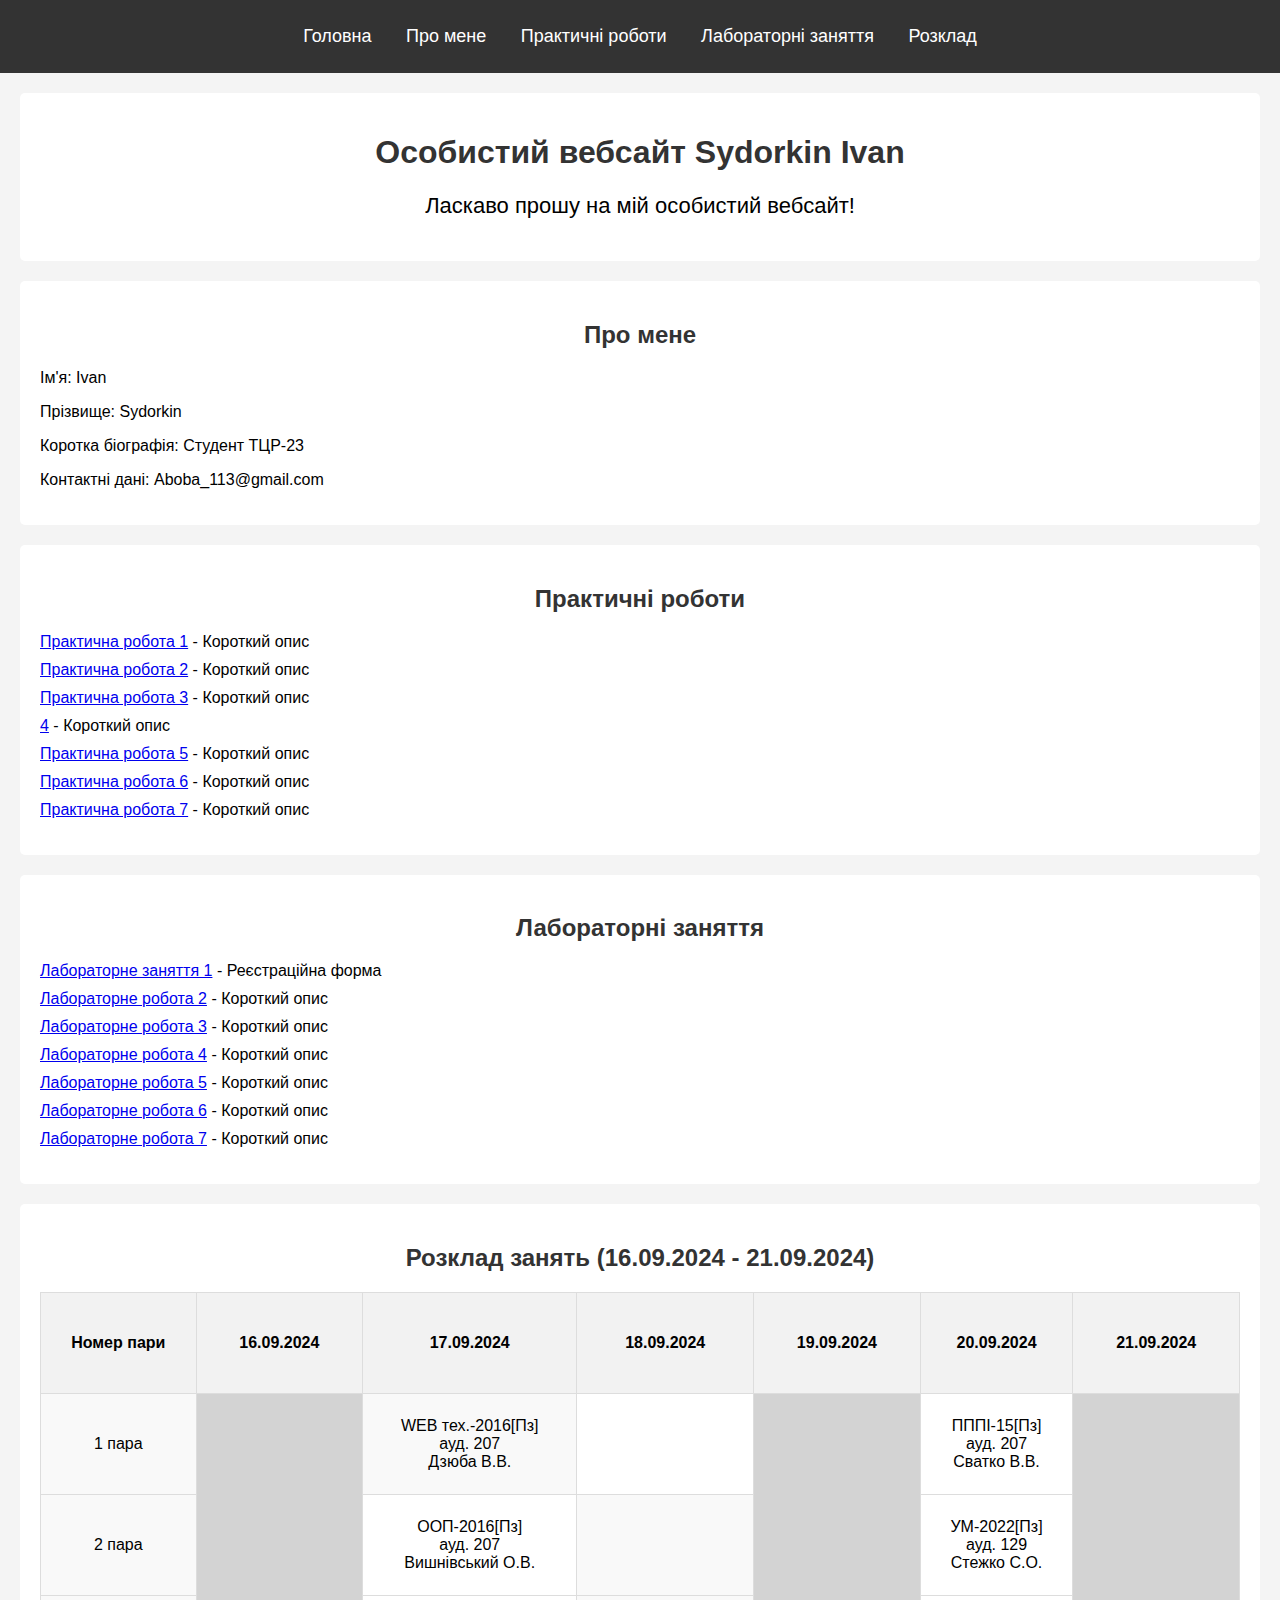
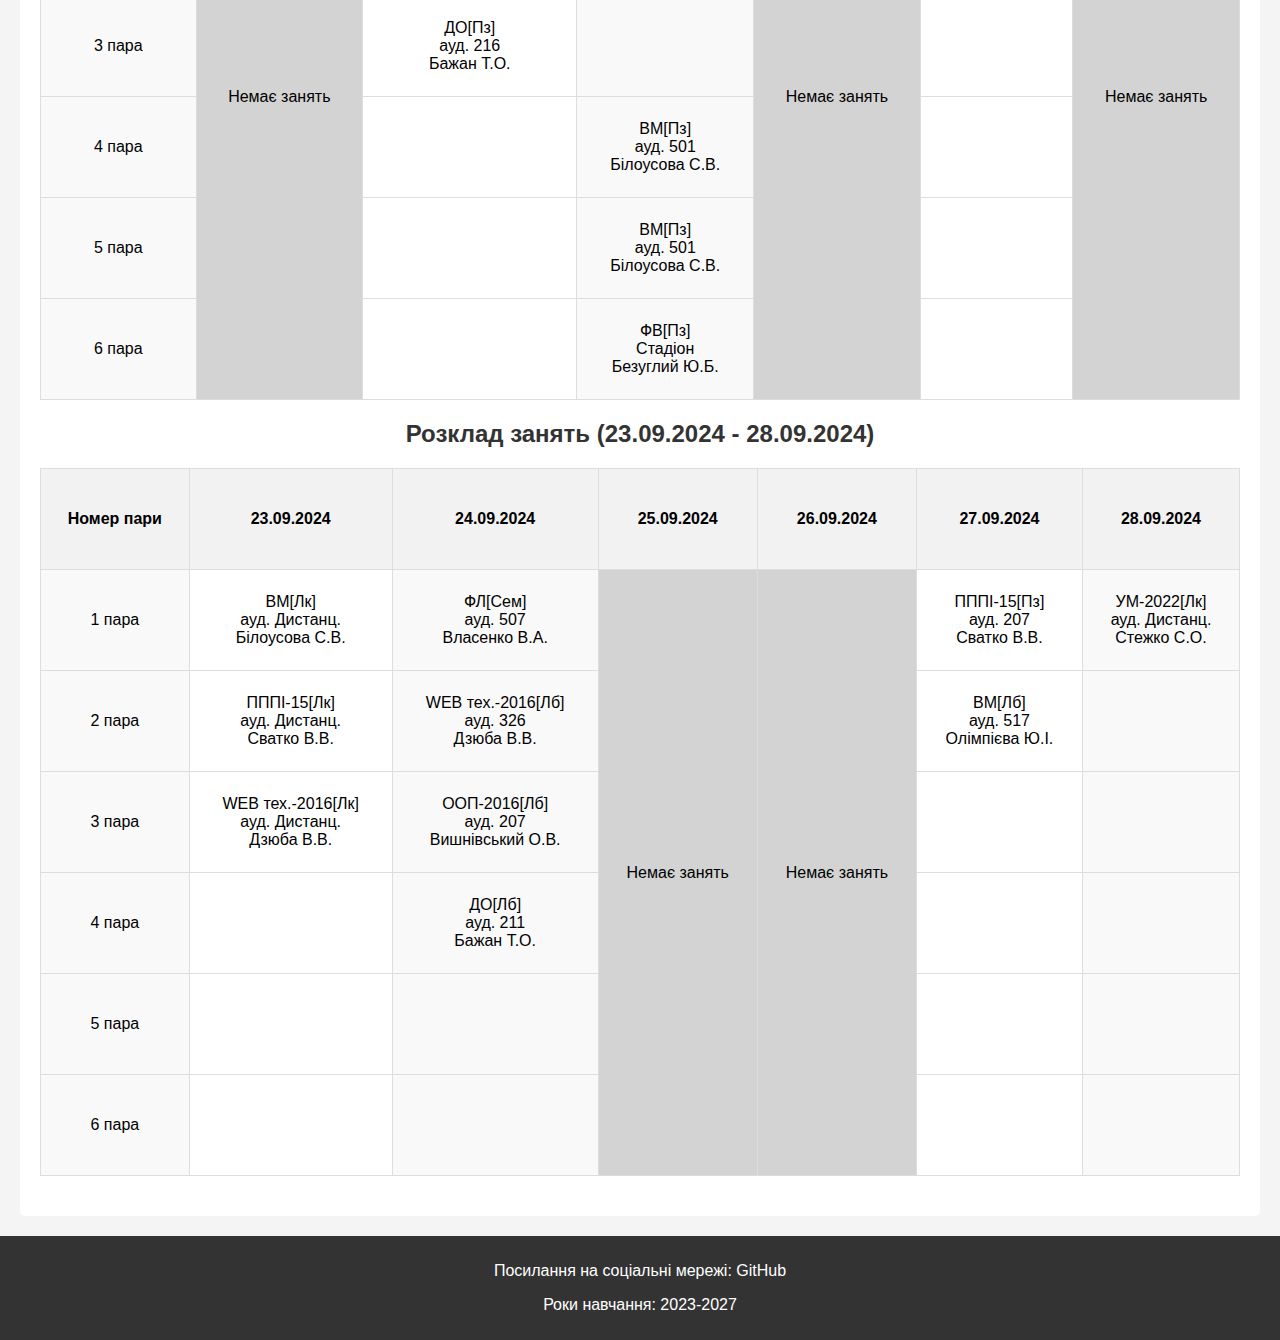
<file: index.html>
<!DOCTYPE html>
<html lang="uk">
<head>
    <meta charset="UTF-8">
    <meta name="viewport" content="width=device-width, initial-scale=1.0">
    <title>Особистий вебсайт</title>
    <link rel="stylesheet" href="styles.css">
</head>
<body>
    <header>
        <nav>
            <ul>
                <li><a href="#home">Головна</a></li>
                <li><a href="#about">Про мене</a></li>
                <li><a href="#practical">Практичні роботи</a></li>
                <li><a href="#labs">Лабораторні заняття</a></li>
                <li><a href="#skedy">Розклад</a></li>
            </ul>
        </nav>
    </header>

    <section id="home">
        <h1>Особистий вебсайт Sydorkin Ivan</h1>
        <p class="welcome">Ласкаво прошу на мій особистий вебсайт!</p>
    </section>

    <section id="about">
        <h2>Про мене</h2>
        <p>Ім'я: Ivan</p>
        <p>Прізвище: Sydorkin</p>
        <p>Коротка біографія: Студент ТЦР-23</p>
        <p>Контактні дані: Aboba_113@gmail.com</p>
    </section>

    <section id="practical">
        <h2>Практичні роботи</h2>
        <ul>
            <li><a href="#">Практична робота 1</a> - Короткий опис</li>
            <li><a href="lab1/index.html">Практична робота 2</a> - Короткий опис</li>
            <li><a href="#">Практична робота 3</a> - Короткий опис</li>
            <li><a href="prac_4/index.html"> 4</a> - Короткий опис</li>
            <li><a href="Prac_5/index.html">Практична робота 5</a> - Короткий опис</li>
            <li><a href="#">Практична робота 6</a> - Короткий опис</li>
            <li><a href="#">Практична робота 7</a> - Короткий опис</li>
        </ul>
    </section>

    <section id="labs">
        <h2>Лабораторні заняття</h2>
        <ul>
            <li><a href="lab1/index.html">Лабораторне заняття 1</a> - Реєстраційна форма</li>
            <li><a href="lab2/lab2.html">Лабораторне робота 2</a> - Короткий опис</li>
            <li><a href="lab3/lab3.html">Лабораторне робота 3</a> - Короткий опис</li>
            <li><a href="lab4/index.html">Лабораторне робота 4</a> - Короткий опис</li>
            <li><a href="lab_5/index.html">Лабораторне робота 5</a> - Короткий опис</li>
            <li><a href="lab_6/index.html">Лабораторне робота 6</a> - Короткий опис</li>
            <li><a href="#">Лабораторне робота 7</a> - Короткий опис</li>
        </ul>
    </section>

    <section id="skedy">
        <h2>Розклад занять (16.09.2024 - 21.09.2024)</h2>
        <table>
            <thead>
                <tr>
                    <th>Номер пари</th>
                    <th>16.09.2024</th>
                    <th>17.09.2024</th>
                    <th>18.09.2024</th>
                    <th>19.09.2024</th>
                    <th>20.09.2024</th>
                    <th>21.09.2024</th>
                </tr>
            </thead>
            <tbody>
                <tr>
                    <td>1 пара</td>
                    <td rowspan="6" style="background-color: lightgray;">Немає занять</td>
                    <td>WEB тех.-2016[Пз] <br> ауд. 207 <br> Дзюба В.В.</td>
                    <td></td>
                    <td rowspan="6" style="background-color: lightgray;">Немає занять</td>
                    <td>ПППІ-15[Пз] <br> ауд. 207 <br> Сватко В.В.</td>
                    <td rowspan="6" style="background-color: lightgray;">Немає занять</td>
                </tr>
                <tr>
                    <td>2 пара</td>
                    <td>ООП-2016[Пз] <br> ауд. 207 <br> Вишнівський О.В.</td>
                    <td></td>
                    <td>УМ-2022[Пз] <br> ауд. 129 <br> Стежко С.О.</td>
                </tr>
                <tr>
                    <td>3 пара</td>
                    <td>ДО[Пз] <br> ауд. 216 <br> Бажан Т.О.</td>
                    <td></td>
                    <td></td>
                </tr>
                <tr>
                    <td>4 пара</td>
                    <td></td>
                    <td>ВМ[Пз] <br> ауд. 501 <br> Білоусова С.В.</td>
                    <td></td>
                </tr>
                <tr>
                    <td>5 пара</td>
                    <td></td>
                    <td>ВМ[Пз] <br> ауд. 501 <br> Білоусова С.В.</td>
                    <td></td>
                </tr>
                <tr>
                    <td>6 пара</td>
                    <td></td>
                    <td>ФВ[Пз] <br> Стадіон <br> Безуглий Ю.Б.</td>
                    <td></td>
                </tr>
            </tbody>
        </table>

        <h2>Розклад занять (23.09.2024 - 28.09.2024)</h2>
        <table>
            <thead>
                <tr>
                    <th>Номер пари</th>
                    <th>23.09.2024</th>
                    <th>24.09.2024</th>
                    <th>25.09.2024</th>
                    <th>26.09.2024</th>
                    <th>27.09.2024</th>
                    <th>28.09.2024</th>
                </tr>
            </thead>
            <tbody>
                <tr>
                    <td>1 пара</td>
                    <td>ВМ[Лк] <br> ауд. Дистанц. <br> Білоусова С.В.</td>
                    <td>ФЛ[Сем] <br> ауд. 507 <br> Власенко В.А.</td>
                    <td rowspan="6" style="background-color: lightgray;">Немає занять</td> 
                    <td rowspan="6" style="background-color: lightgray;">Немає занять</td> 
                    <td>ПППІ-15[Пз] <br> ауд. 207 <br> Сватко В.В.</td>
                    <td>УМ-2022[Лк] <br> ауд. Дистанц. <br> Стежко С.О.</td>
                </tr>
                <tr>
                    <td>2 пара</td>
                    <td>ПППІ-15[Лк] <br> ауд. Дистанц. <br> Сватко В.В.</td>
                    <td>WEB тех.-2016[Лб] <br> ауд. 326 <br> Дзюба В.В.</td>
                    <td>ВМ[Лб] <br> ауд. 517 <br> Олімпієва Ю.І.</td>
                    <td></td>
                </tr>
                <tr>
                    <td>3 пара</td>
                    <td>WEB тех.-2016[Лк] <br> ауд. Дистанц. <br> Дзюба В.В.</td>
                    <td>ООП-2016[Лб] <br> ауд. 207 <br> Вишнівський О.В.</td>
                    <td></td>
                    <td></td>
                </tr>
                <tr>
                    <td>4 пара</td>
                    <td></td>
                    <td>ДО[Лб] <br> ауд. 211 <br> Бажан Т.О.</td>
                    <td></td>
                    <td></td>
                </tr>
                <tr>
                    <td>5 пара</td>
                    <td></td>
                    <td></td>
                    <td></td>
                    <td></td>
                </tr>
                <tr>
                    <td>6 пара</td>
                    <td></td>
                    <td></td>
                    <td></td>
                    <td></td>
                </tr>
            </tbody>
        </table>
    </section>
    <footer>
        <p>Посилання на соціальні мережі: <a href="https://github.com/dashboard">GitHub</a></p>
        <p>Роки навчання: 2023-2027</p>
    </footer>
</body>
</html>
</file>
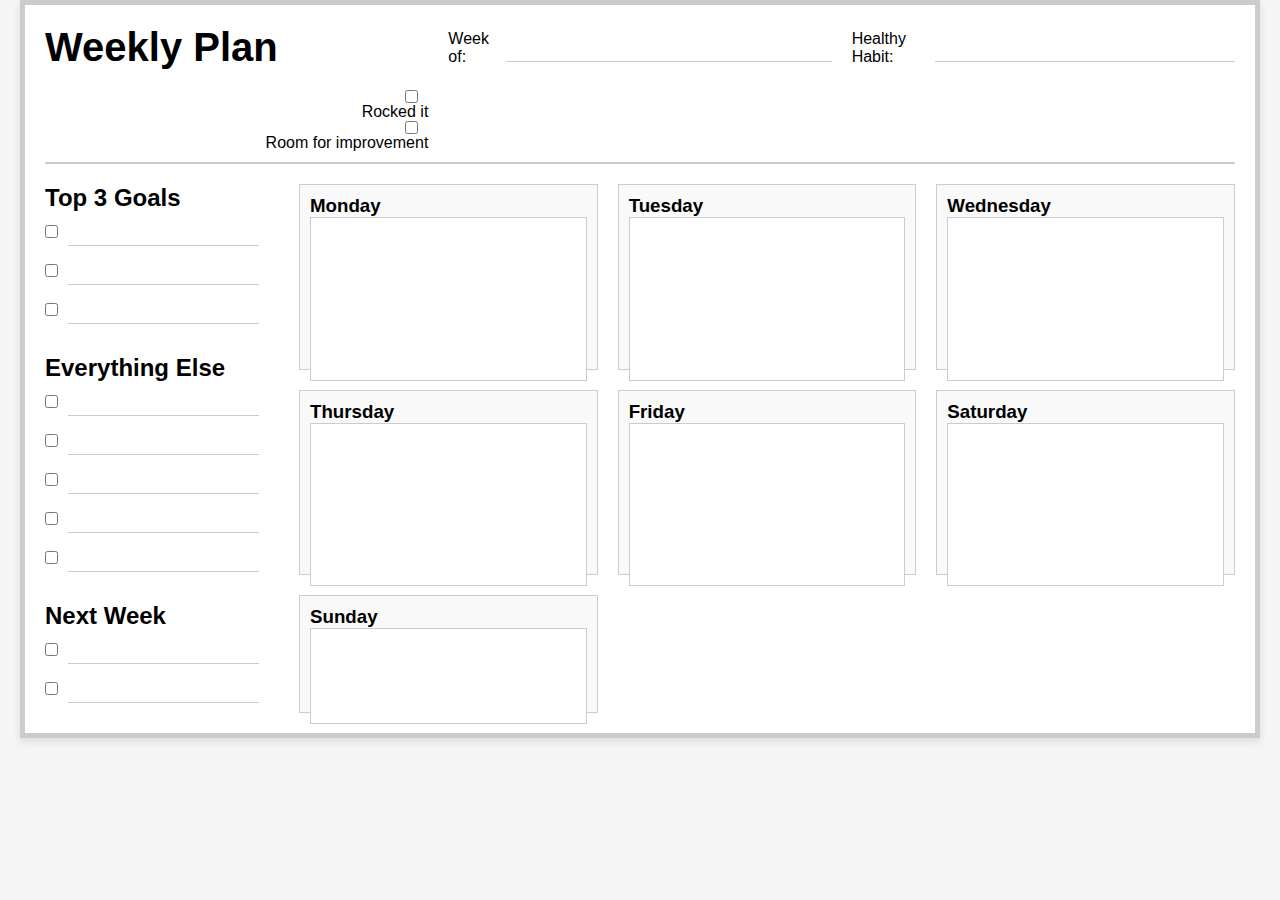
<file: lab4/index.html>
<!DOCTYPE html>
<html lang="en">
<head>
    <meta charset="UTF-8">
    <meta name="viewport" content="width=device-width, initial-scale=1.0">
    <title>Weekly Plan</title>
    <link rel="stylesheet" href="styles.css"> <!-- Стилі в окремому файлі -->
</head>
<body>
    <div class="weekly-planner">
        <!-- Заголовок (хедер) -->
        <div class="header">
            <h1>Weekly Plan</h1>
            <div class="week-of">
                <label for="week">Week of:</label>
                <input type="text" id="week" class="input-field">
            </div>
            <div class="habit">
                <label for="habit">Healthy Habit:</label>
                <input type="text" id="habit" class="input-field">
            </div>
            <div class="checklist">
                <input type="checkbox" id="rocked-it">
                <label for="rocked-it">Rocked it</label>
                <input type="checkbox" id="room-for-improvement">
                <label for="room-for-improvement">Room for improvement</label>
            </div>
        </div>

        <!-- Ліва колонка: To-Do -->
        <div class="left-column">
            <div class="top-goals">
                <h2>Top 3 Goals</h2>
                <ul>
                    <li>
                        <input type="checkbox">
                        <input type="text" class="input-field">
                    </li>
                    <li>
                        <input type="checkbox">
                        <input type="text" class="input-field">
                    </li>
                    <li>
                        <input type="checkbox">
                        <input type="text" class="input-field">
                    </li>
                </ul>
            </div>
            <div class="everything-else">
                <h2>Everything Else</h2>
                <ul>
                    <li>
                        <input type="checkbox">
                        <input type="text" class="input-field">
                    </li>
                    <li>
                        <input type="checkbox">
                        <input type="text" class="input-field">
                    </li>
                    <li>
                        <input type="checkbox">
                        <input type="text" class="input-field">
                    </li>
                    <li>
                        <input type="checkbox">
                        <input type="text" class="input-field">
                    </li>
                    <li>
                        <input type="checkbox">
                        <input type="text" class="input-field">
                    </li>
                </ul>
            </div>
            <div class="next-week">
                <h2>Next Week</h2>
                <ul>
                    <li>
                        <input type="checkbox">
                        <input type="text" class="input-field">
                    </li>
                    <li>
                        <input type="checkbox">
                        <input type="text" class="input-field">
                    </li>
                </ul>
            </div>
        </div>

        <!-- Права колонка: Дні тижня -->
        <div class="days">
            <div class="day">
                <h3>Monday</h3>
                <textarea class="input-field"></textarea>
            </div>
            <div class="day">
                <h3>Tuesday</h3>
                <textarea class="input-field"></textarea>
            </div>
            <div class="day">
                <h3>Wednesday</h3>
                <textarea class="input-field"></textarea>
            </div>
            <div class="day">
                <h3>Thursday</h3>
                <textarea class="input-field"></textarea>
            </div>
            <div class="day">
                <h3>Friday</h3>
                <textarea class="input-field"></textarea>
            </div>
            <div class="day">
                <h3>Saturday</h3>
                <textarea class="input-field"></textarea>
            </div>
            <div class="day">
                <h3>Sunday</h3>
                <textarea class="input-field"></textarea>
            </div>
        </div>
    </div>
</body>
</html>
</file>
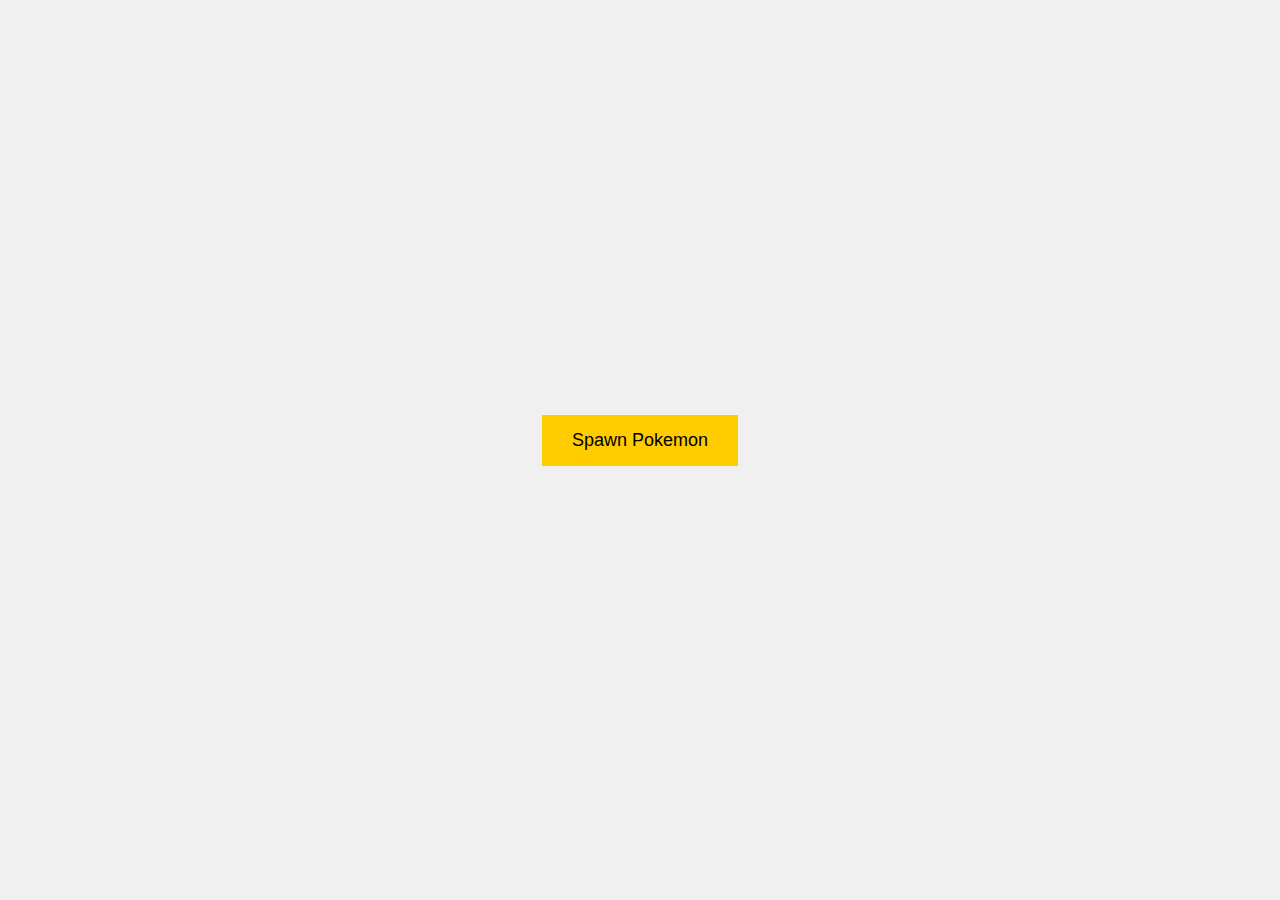
<file: lab_6/index.html>
<!DOCTYPE html>
<html lang="en">
<head>
  <meta charset="UTF-8">
  <meta name="viewport" content="width=device-width, initial-scale=1.0">
  <title>Pokemon Animation</title>
  <link rel="stylesheet" href="styless.css">
</head>
<body>
  <div class="container">
    <button id="spawnButton">Spawn Pokemon</button>
    <div class="pokemon-area" id="pokemonArea"></div>
  </div>
  <script src="main.js"></script>
</body>
</html>
</file>
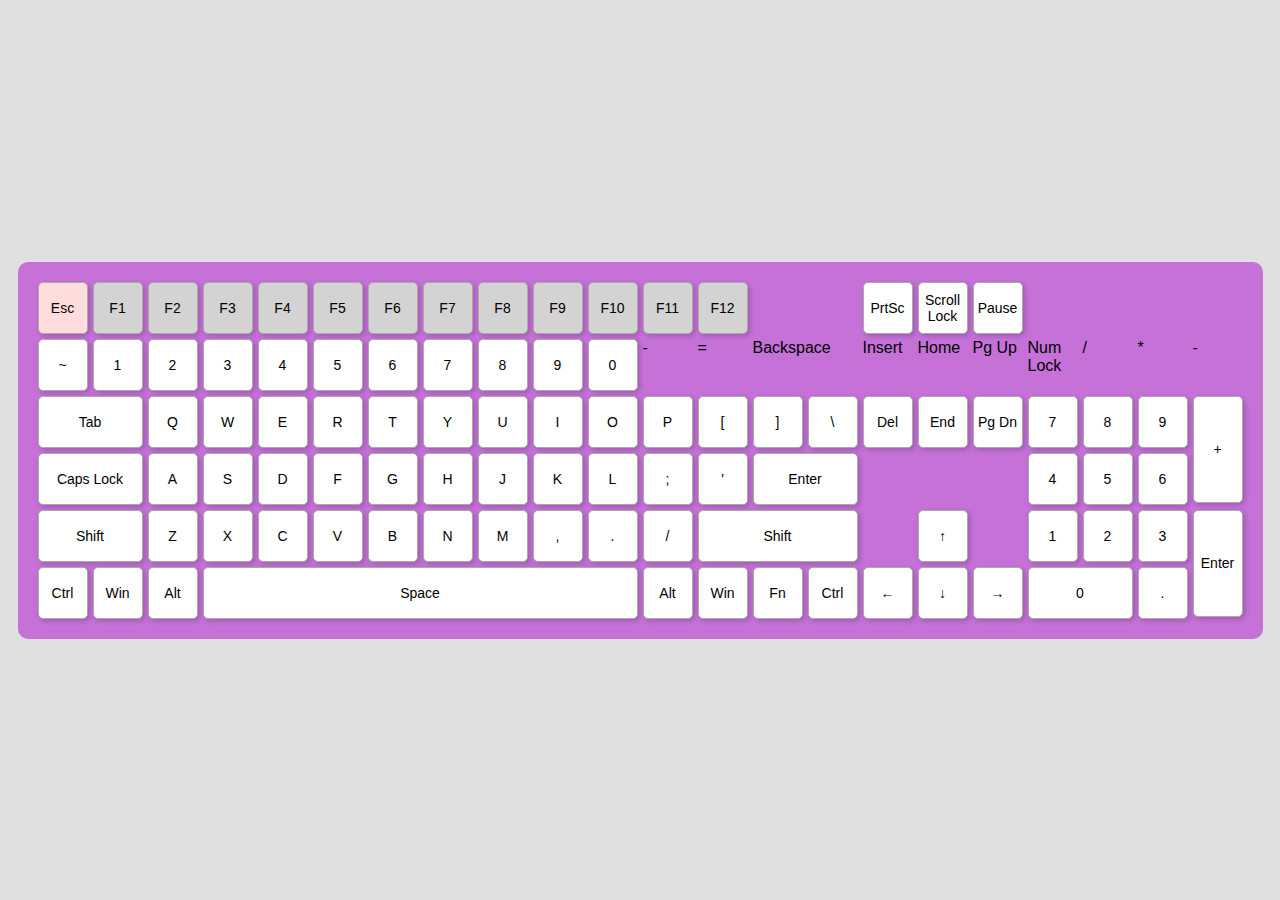
<file: prac_4/index.html>
<!DOCTYPE html>
<html lang="en">
<head>
    <meta charset="UTF-8">
    <meta name="viewport" content="width=device-width, initial-scale=1.0">
    <title>Full Keyboard Layout</title>
    <link rel="stylesheet" href="styles.css">
</head>
<body>
    <div class="keyboard">
        <!-- Row 1 -->
        <div data-key="Escape" class="key esc">Esc</div>
        <div data-key="F1" class="key function f1">F1</div>
        <div data-key="F2" class="key function">F2</div>
        <div data-key="F3" class="key function">F3</div>
        <div data-key="F4" class="key function">F4</div>
        <div data-key="F5" class="key function">F5</div>
        <div data-key="F6" class="key function">F6</div>
        <div data-key="F7" class="key function">F7</div>
        <div data-key="F8" class="key function">F8</div>
        <div data-key="F9" class="key function f9">F9</div>
        <div data-key="F10" class="key function">F10</div>
        <div data-key="F11" class="key function">F11</div>
        <div data-key="F12" class="key function">F12</div>
        <div class=""></div>
        <div class=""></div>
        <div class="key prtsc">PrtSc</div>
        <div class="key">Scroll Lock</div>
        <div class="key">Pause</div>

        <!-- Row 2 -->
        <div class="key tilde">~</div>
        <div data-key="1" class="key number">1</div>
        <div data-key="2" class="key number">2</div>
        <div data-key="3" class="key number">3</div>
        <div data-key="4" class="key number">4</div>
        <div data-key="5" class="key number">5</div>
        <div data-key="6" class="key number">6</div>
        <div data-key="7" class="key number">7</div>
        <div data-key="8" class="key number">8</div>
        <div data-key="9" class="key number">9</div>
        <div data-key="0" class="key number">0</div>
        <div data-key="-"="key">-</div>
        <div data-key="="="key">=</div>
        <div data-key="backspace"="key backspace" style="grid-column: span 2;">Backspace</div> 
        <div data-key="Insert"key insert">Insert</div>
        <div data-key="home"="key home">Home</div>
        <div data-key=" Pg"="key pageup">Pg Up</div>
        <div data-key="numlock"="key numlock">Num Lock</div>
        <div data-key=""="/"="key number">/</div>
        <div data-key="*"="key number">*</div>
        <div data-key="-"="key number">-</div>

        <!-- Row 3 -->
        <div class="key tab" style="grid-column: span 1.5;">Tab</div>
        <div data-key="Q" class="key letter">Q</div>
        <div data-key="W" class="key letter">W</div>
        <div data-key="E" class="key letter">E</div>
        <div data-key="R" class="key letter">R</div>
        <div data-key="T" class="key letter">T</div>
        <div data-key="Y" class="key letter">Y</div>
        <div data-key="U" class="key letter">U</div>
        <div data-key="I" class="key letter">I</div>
        <div data-key="O" class="key letter">O</div>
        <div data-key="P" class="key letter">P</div>
        <div class="key">[</div>
        <div class="key">]</div>
        <div class="key backslash">\</div>
        <div class="key delete">Del</div>
        <div class="key end">End</div>
        <div class="key pagedown">Pg Dn</div>
        <div class="key number">7</div>
        <div class="key number">8</div>
        <div class="key number">9</div>
        <div class="key number plus">+</div>

        <!-- Row 4 -->
        <div class="key capslock" style="grid-column: span 2;">Caps Lock</div>
        <div class="key letter">A</div>
        <div class="key letter">S</div>
        <div class="key letter">D</div>
        <div class="key letter">F</div>
        <div class="key letter">G</div>
        <div class="key letter">H</div>
        <div class="key letter">J</div>
        <div class="key letter">K</div>
        <div class="key letter">L</div>
        <div class="key">;</div>
        <div class="key">'</div>
        <div class="key enter" style="grid-column: span 2;">Enter</div>
        <div class="key number four">4</div>
        <div class="key number">5</div>
        <div class="key number">6</div>




        <!-- Row 5 -->
        <div class="key shift" style="grid-column: span 2;">Shift</div>
        <div class="key letter">Z</div>
        <div class="key letter">X</div>
        <div class="key letter">C</div>
        <div class="key letter">V</div>
        <div class="key letter">B</div>
        <div class="key letter">N</div>
        <div class="key letter">M</div>
        <div class="key">,</div>
        <div class="key">.</div>
        <div class="key">/</div>
        <div class="key shift" style="grid-column: span 3;">Shift</div>
        <div class="key up-arrow">↑</div>
        <div class="key number one">1</div>
        <div class="key number">2</div>
        <div class="key number">3</div>
        <div class="key numpad_enter">Enter</div>

        <!-- Row 6 -->
        <div class="key ctrl">Ctrl</div>
        <div class="key win">Win</div>
        <div class="key alt">Alt</div>
        <div class="key space" style="grid-column: span 8;">Space</div>
        <div class="key alt">Alt</div>
        <div class="key win">Win</div>
        <div class="key fn">Fn</div>
        <div class="key ctrl">Ctrl</div>
        <div class="key left-arrow">←</div>
        <div class="key down-arrow">↓</div>
        <div class="key right-arrow">→</div>
        <div class="key number" style="grid-column: span 2;">0</div>
        <div class="key number">.</div>
    </div>

    <script src="./main.js"></script>
</body>
</html>
</file>
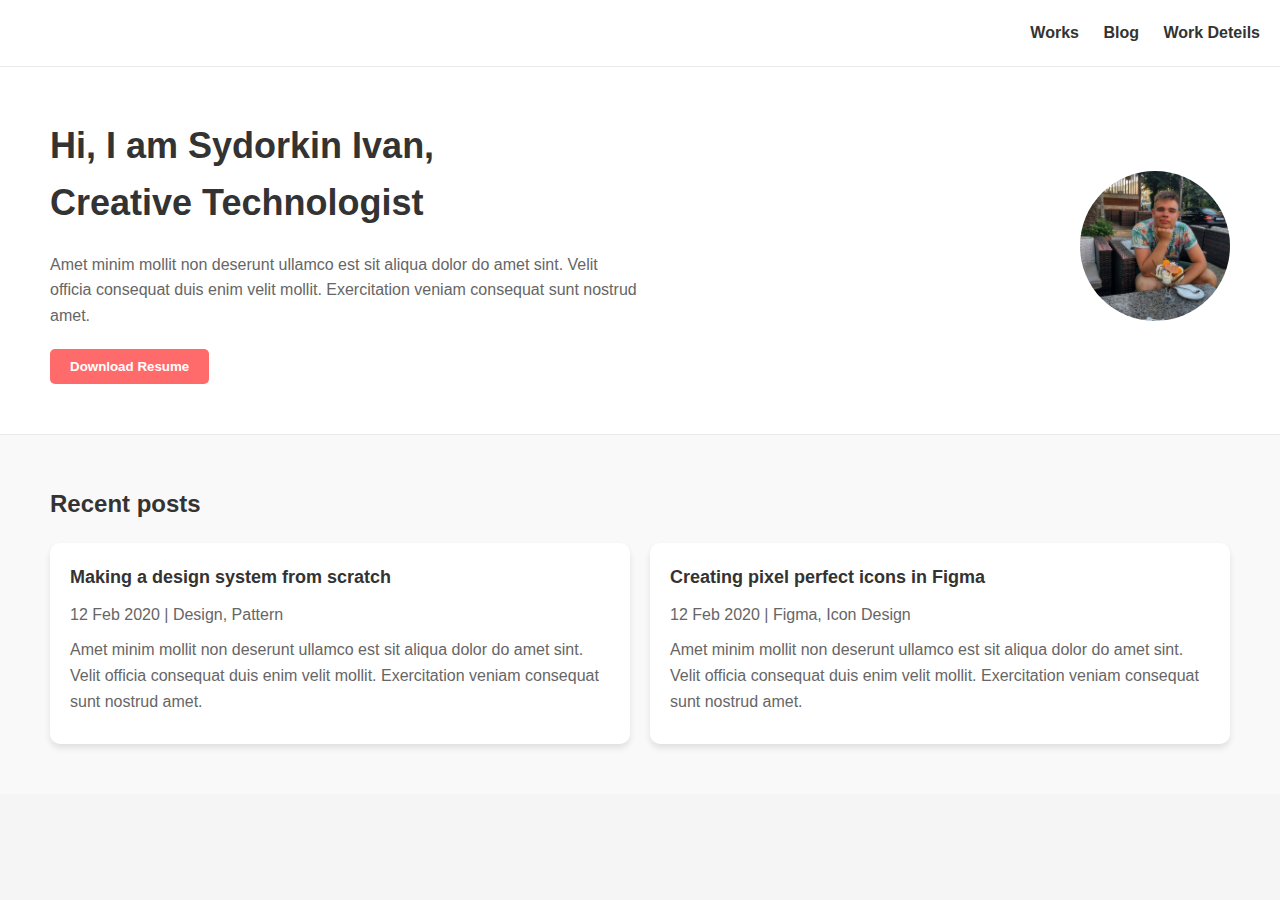
<file: Prac_5/index.html>
<!DOCTYPE html>
<html lang="en">
<head>
    <meta charset="UTF-8">
    <meta name="viewport" content="width=device-width, initial-scale=1.0">
    <title>Personal Portfolio</title>
    <link rel="stylesheet" href="style.index/style.css">
</head>
<body>

    <!-- Header Section -->
    <header class="header">
        <nav class="navbar">
            <a href="work.html" class="nav-link">Works</a>
            <a href="blog.html" class="nav-link">Blog</a>
            <a href="workDeteils.html" class="nav-link">Work Deteils</a>
        </nav>
    </header>

    <!-- Introduction Section -->
    <section class="intro">
        <div class="intro-text">
            <h1>Hi, I am Sydorkin Ivan,<br>Creative Technologist</h1>
            <p>Amet minim mollit non deserunt ullamco est sit aliqua dolor do amet sint. Velit officia consequat duis enim velit mollit. Exercitation veniam consequat sunt nostrud amet.</p>
            <button class="download-btn">Download Resume</button>
        </div>
        <div class="intro-image">
            <img src="img/1.jpg">
        </div>
    </section>

    <!-- Recent Posts Section -->
    <section class="recent-posts">
        <h2>Recent posts</h2>
        <div class="posts">
            <div class="post">
                <h3>Making a design system from scratch</h3>
                <p>12 Feb 2020 | Design, Pattern</p>
                <p>Amet minim mollit non deserunt ullamco est sit aliqua dolor do amet sint. Velit officia consequat duis enim velit mollit. Exercitation veniam consequat sunt nostrud amet.</p>
            </div>
            <div class="post">
                <h3>Creating pixel perfect icons in Figma</h3>
                <p>12 Feb 2020 | Figma, Icon Design</p>
                <p>Amet minim mollit non deserunt ullamco est sit aliqua dolor do amet sint. Velit officia consequat duis enim velit mollit. Exercitation veniam consequat sunt nostrud amet.</p>
            </div>
        </div>
    </section>

</body>
</html>
</file>
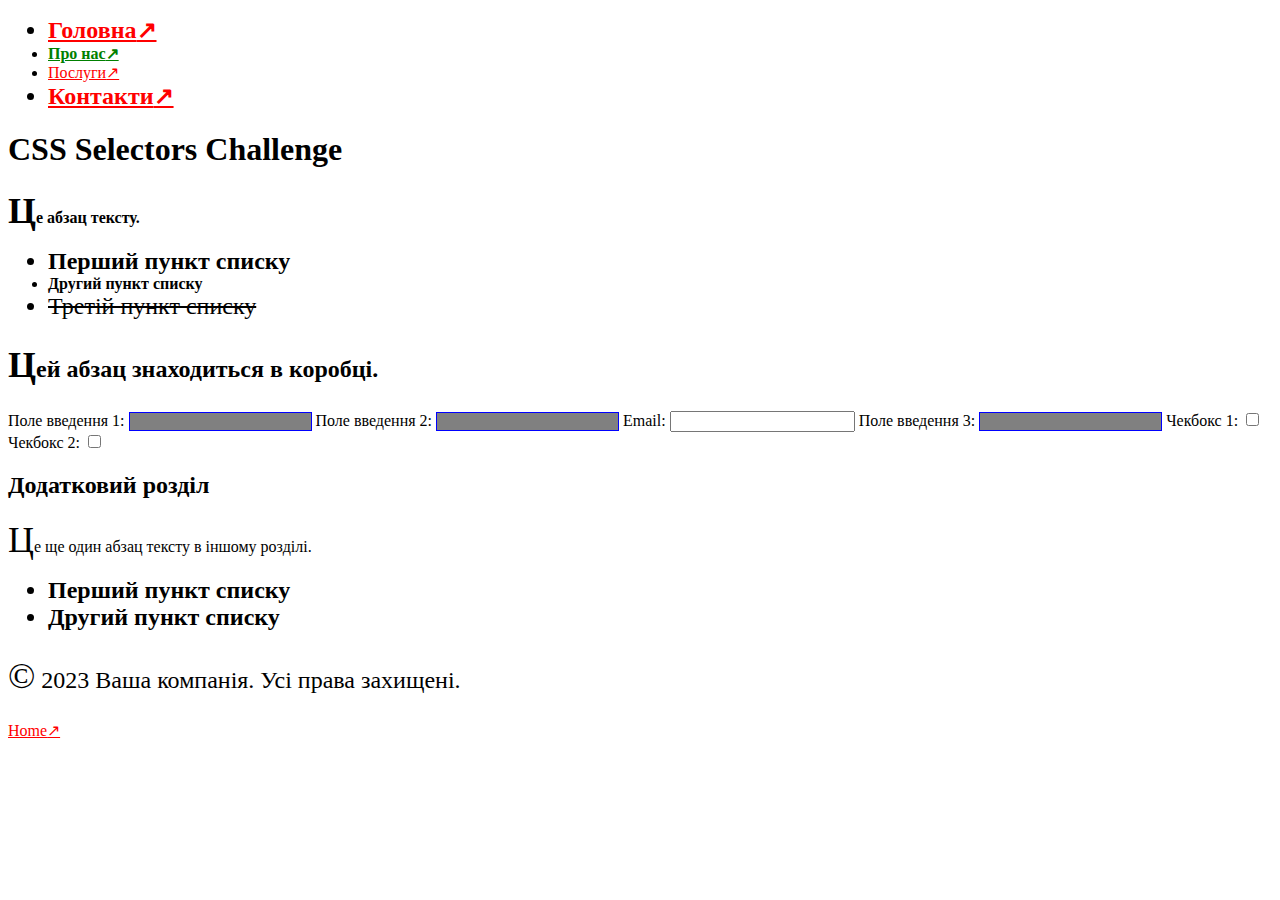
<file: lab2/lab2.html>
<!DOCTYPE html>
<html lang="en">
<head>
    <meta charset="UTF-8">
    <meta name="viewport" content="width=device-width, initial-scale=1.0">
    <link rel="stylesheet" href="lab2.css">
    <title>CSS Selectors Challenge</title>
</head>
<body>
    <header>
        <nav>
            <ul>
                <li><a href="#">Головна</a></li>
                <li><a href="https://example.com">Про нас</a></li>
                <li><a href="#">Послуги</a></li>
                <li><a href="http://notrealsite.ua">Контакти</a></li>
            </ul>
        </nav>
    </header>
    <div class="container">
        <h1>CSS Selectors Challenge</h1>
        <p>Це абзац тексту.</p>
        <ul>
            <li>Перший пункт списку</li>
            <li class="special">Другий пункт списку</li>
            <li>Третій пункт списку</li>
        </ul>
        <div class="box">
            <p>Цей абзац знаходиться в коробці.</p>
        </div>
        <form>
            <label for="input1">Поле введення 1:</label>
            <input type="text" id="input1">
            <label for="input2">Поле введення 2:</label>
            <input type="text" id="input2" disabled>
            <label for="email1">Email:</label>
            <input type="email" id="email1">
            <label for="input3">Поле введення 3:</label>
            <input type="text" id="input3">
            <label for="check1">Чекбокс 1:</label>
            <input type="checkbox" id="check1">
            <label for="check2">Чекбокс 2:</label>
            <input type="checkbox" id="check2">
        </form>
    </div>
    <section>
        <h2>Додатковий розділ</h2>
        <p>Це ще один абзац тексту в іншому розділі.</p>
        <ul>
            <li>Перший пункт списку</li>
            <li>Другий пункт списку</li>
        </ul>
    </section>
    <footer>
        <p>&copy; 2023 Ваша компанія. Усі права захищені.</p>
        <a href="#">Home</a>
    </footer>
</body>
</html>
</file>
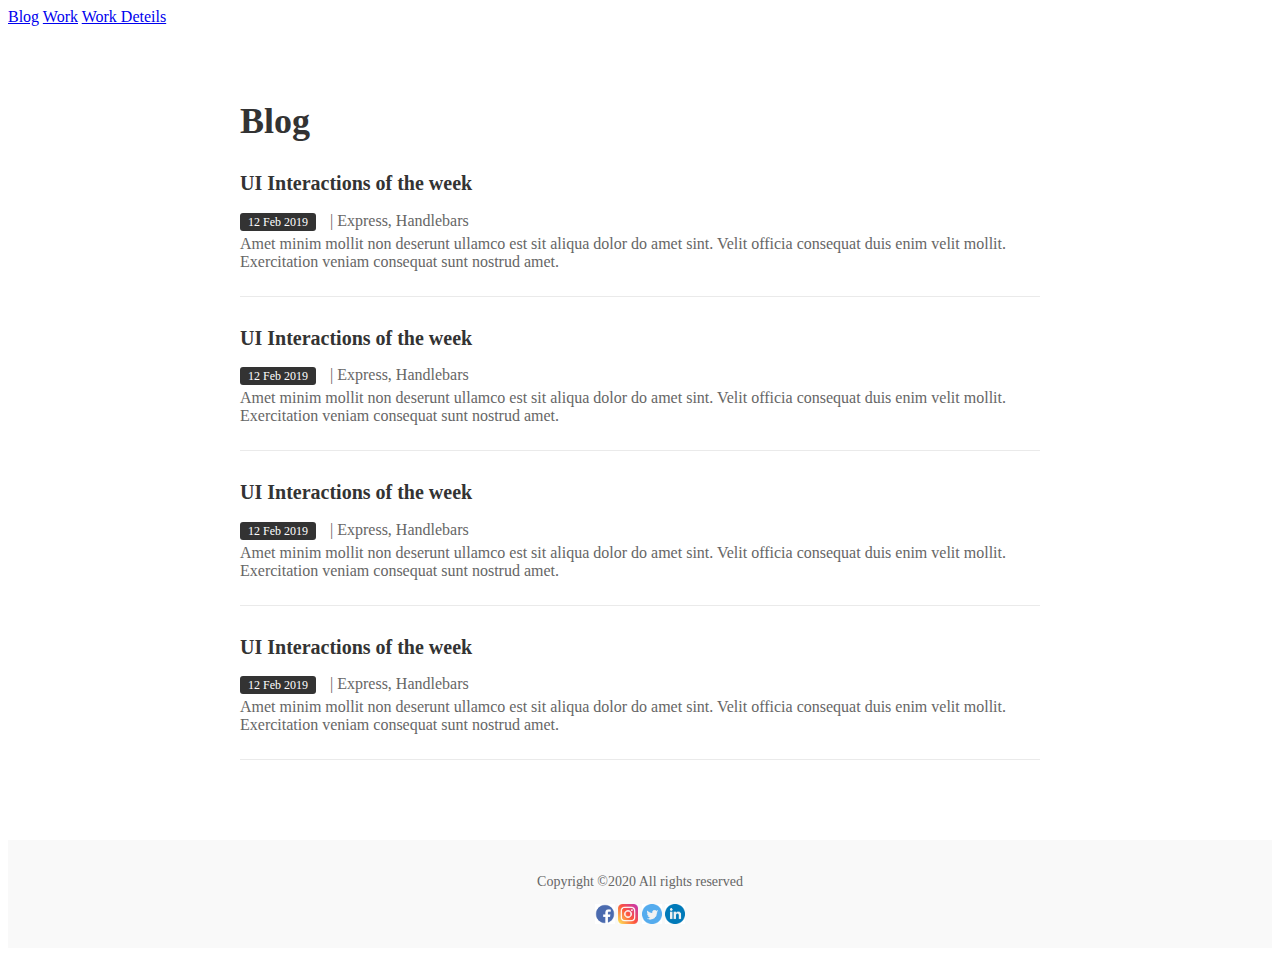
<file: Prac_5/blog.html>
<!DOCTYPE html>
<html lang="en">
<head>
    <meta charset="UTF-8">
    <meta name="viewport" content="width=device-width, initial-scale=1.0">
    <title>Blog - Personal Portfolio</title>
    <link rel="stylesheet" href="style.blog/style.css">
</head>
<body>

    <!-- Header Section -->
    <header class="header">
        <nav class="navbar">
            <a href="blog.html" class="nav-link active">Blog</a>
            <a href="work.html" class="nav-link">Work</a>
            <a href="workDeteils.html" class="nav-link">Work Deteils</a>
        </nav>
    </header>

    <!-- Blog Section -->
    <section class="blog">
        <h1>Blog</h1>

        <div class="blog-item">
            <h2>UI Interactions of the week</h2>
            <p><span class="date">12 Feb 2019</span> | Express, Handlebars</p>
            <p>Amet minim mollit non deserunt ullamco est sit aliqua dolor do amet sint. Velit officia consequat duis enim velit mollit. Exercitation veniam consequat sunt nostrud amet.</p>
        </div>

        <div class="blog-item">
            <h2>UI Interactions of the week</h2>
            <p><span class="date">12 Feb 2019</span> | Express, Handlebars</p>
            <p>Amet minim mollit non deserunt ullamco est sit aliqua dolor do amet sint. Velit officia consequat duis enim velit mollit. Exercitation veniam consequat sunt nostrud amet.</p>
        </div>

        <div class="blog-item">
            <h2>UI Interactions of the week</h2>
            <p><span class="date">12 Feb 2019</span> | Express, Handlebars</p>
            <p>Amet minim mollit non deserunt ullamco est sit aliqua dolor do amet sint. Velit officia consequat duis enim velit mollit. Exercitation veniam consequat sunt nostrud amet.</p>
        </div>

        <div class="blog-item">
            <h2>UI Interactions of the week</h2>
            <p><span class="date">12 Feb 2019</span> | Express, Handlebars</p>
            <p>Amet minim mollit non deserunt ullamco est sit aliqua dolor do amet sint. Velit officia consequat duis enim velit mollit. Exercitation veniam consequat sunt nostrud amet.</p>
        </div>
    </section>

    <!-- Footer -->
    <footer class="footer">
        <p>Copyright ©2020 All rights reserved</p>
        <div class="social-icons">
            <a href="#"><img src="[data-uri]" alt="Facebook"></a>
            <a href="#"><img src="[data-uri]" alt="Instagram"></a>
            <a href="#"><img src="[data-uri]" alt="Twitter"></a>
            <a href="#"><img src="[data-uri]" alt="LinkedIn"></a>
        </div>
    </footer>

</body>
</html>
</file>
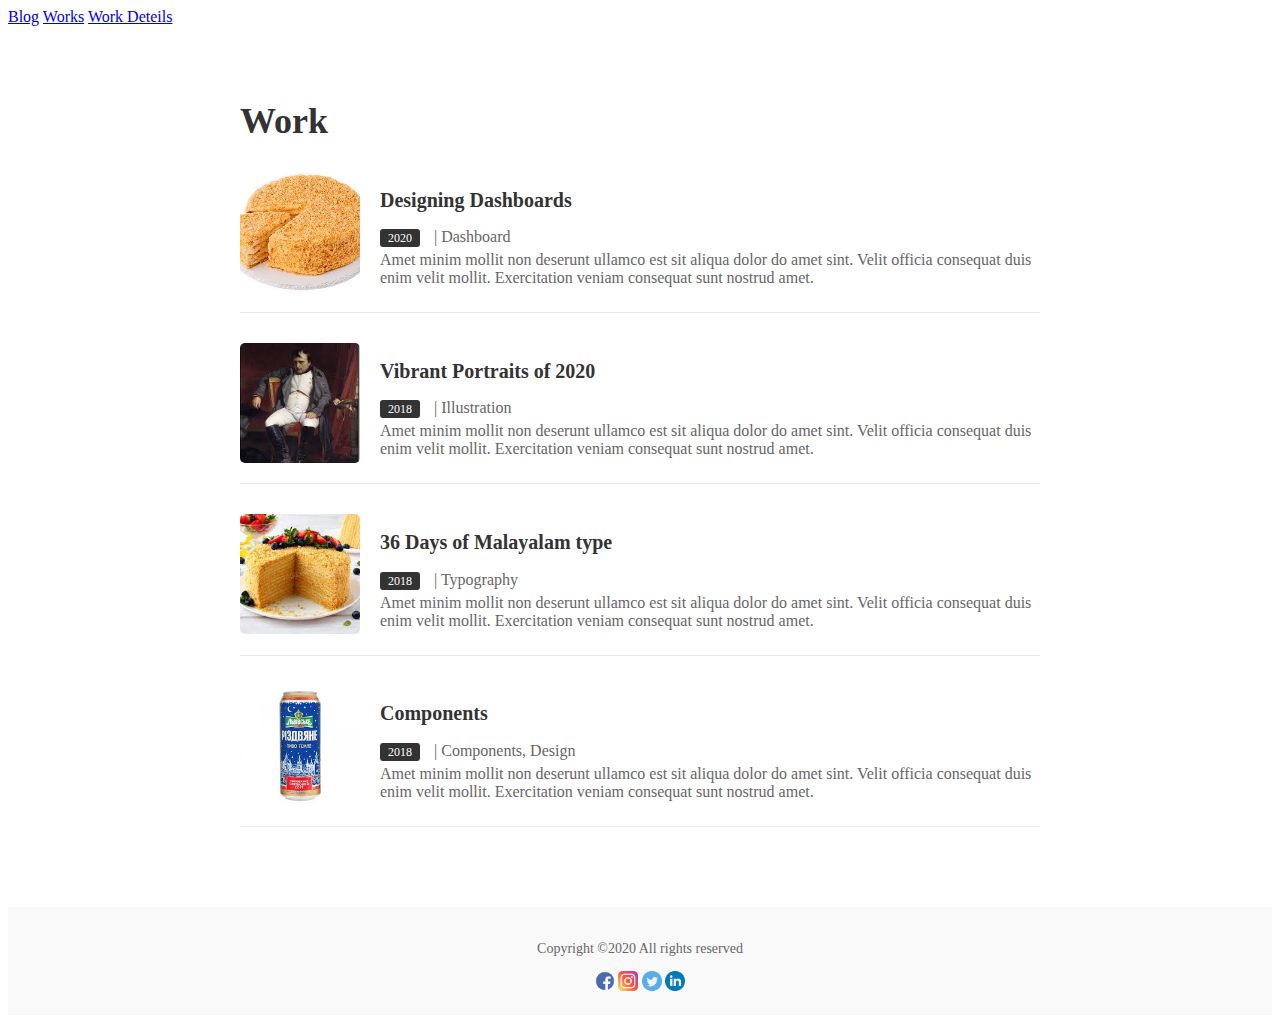
<file: Prac_5/work.html>
<!DOCTYPE html>
<html lang="en">
<head>
    <meta charset="UTF-8">
    <meta name="viewport" content="width=device-width, initial-scale=1.0">
    <title>Works - Personal Portfolio</title>
    <link rel="stylesheet" href="style.work/style.css">
</head>
<body>

    <!-- Header Section -->
    <header class="header">
        <nav class="navbar">
            <a href="index.html" class="nav-link">Blog</a>
            <a href="work.html" class="nav-link active">Works</a>
            <a href="workDeteils.html" class="nav-link">Work Deteils</a>
        </nav>
    </header>

    <!-- Works Section -->
    <section class="works">
        <h1>Work</h1>

        <div class="work-item">
            <img src="[data-uri]" alt="Designing Dashboards">
            <div class="work-content">
                <h2>Designing Dashboards</h2>
                <p><span class="year">2020</span> | Dashboard</p>
                <p>Amet minim mollit non deserunt ullamco est sit aliqua dolor do amet sint. Velit officia consequat duis enim velit mollit. Exercitation veniam consequat sunt nostrud amet.</p>
            </div>
        </div>

        <div class="work-item">
            <img src="[data-uri]" alt="Vibrant Portraits of 2020">
            <div class="work-content">
                <h2>Vibrant Portraits of 2020</h2>
                <p><span class="year">2018</span> | Illustration</p>
                <p>Amet minim mollit non deserunt ullamco est sit aliqua dolor do amet sint. Velit officia consequat duis enim velit mollit. Exercitation veniam consequat sunt nostrud amet.</p>
            </div>
        </div>

        <div class="work-item">
            <img src="[data-uri]" alt="36 Days of Malayalam type">
            <div class="work-content">
                <h2>36 Days of Malayalam type</h2>
                <p><span class="year">2018</span> | Typography</p>
                <p>Amet minim mollit non deserunt ullamco est sit aliqua dolor do amet sint. Velit officia consequat duis enim velit mollit. Exercitation veniam consequat sunt nostrud amet.</p>
            </div>
        </div>

        <div class="work-item">
            <img src="[data-uri]" alt="Components">
            <div class="work-content">
                <h2>Components</h2>
                <p><span class="year">2018</span> | Components, Design</p>
                <p>Amet minim mollit non deserunt ullamco est sit aliqua dolor do amet sint. Velit officia consequat duis enim velit mollit. Exercitation veniam consequat sunt nostrud amet.</p>
            </div>
        </div>
    </section>

    <!-- Footer -->
    <footer class="footer">
        <p>Copyright ©2020 All rights reserved</p>
        <div class="social-icons">
            <a href="#"><img src="[data-uri]" alt="Facebook"></a>
            <a href="#"><img src="[data-uri]" alt="Instagram"></a>
            <a href="#"><img src="[data-uri]" alt="Twitter"></a>
            <a href="#"><img src="[data-uri]" alt="LinkedIn"></a>
        </div>
    </footer>

</body>
</html>
</file>
<file: styles.css>
body {
    font-family: Arial, sans-serif;
    margin: 0;
    padding: 0;
    background-color: #f4f4f4;
}

header {
    background-color: #333;
    padding: 10px 0;
}

header nav ul {
    list-style: none;
    text-align: center;
}

header nav ul li {
    display: inline;
    margin: 0 15px;
}

header nav ul li a {
    color: white;
    text-decoration: none;
    font-size: 18px;
}

header nav ul li a:hover {
    text-decoration: underline;
}

.welcome {
    text-align: center;
    font-size: 22px;
    margin-top: 15px;
}

section {
    margin: 20px;
    padding: 20px;
    background-color: white;
    border-radius: 5px;
}

h1, h2 {
    text-align: center;
    color: #333;
}



ul {
    list-style: none;
    padding: 0;
}

ul li {
    margin: 10px 0;
}

table {
    width: 100%;
    border-collapse: collapse;
    margin-bottom: 20px;
}

th, td {
    border: 1px solid #ddd;
    text-align: center;
    padding: 10px;
    vertical-align: middle; 
    height: 80px;
}

td[rowspan="6"] {
    background-color: lightgray;
    vertical-align: middle; 
    height: auto;
}

th {
    background-color: #f2f2f2;
    font-weight: bold;
}

tbody td {
    background-color: #fff;
}

tbody td:nth-child(odd) {
    background-color: #f9f9f9; 
}

footer {
    background-color: #333;
    color: white;
    text-align: center;
    padding: 10px 0;
    bottom: 0;
    width: 100%;
}

footer a {
    color: white;
    text-decoration: none;
}

footer a:hover {
    text-decoration: underline;
}
</file>
<file: lab4/styles.css>
* {
    box-sizing: border-box;
    margin: 0;
    padding: 0;
    font-family: 'Helvetica', 'Arial', sans-serif;
}

body {
    padding: 0;
    margin: 0;
    background-color: #f5f5f5;
    display: flex;
    justify-content: center;
    align-items: flex-start;
    min-height: 100vh;
}

.weekly-planner {
    display: grid;
    grid-template-columns: 1fr 4fr; /* 1 колонка для задач, 4 для дней недели */
    gap: 20px;
    width: calc(100% - 40px);
    max-width: 1600px;
    background-color: #ffffff;
    border: 5px solid #ccc;
    padding: 20px;
    box-shadow: 0 4px 8px rgba(0, 0, 0, 0.1);
}

.header {
    grid-column: 1 / span 2;
    display: grid;
    grid-template-columns: 1fr 1fr 1fr; /* Три колонки: заголовок, поля ввода, чекбоксы */
    align-items: center;
    padding-bottom: 10px;
    border-bottom: 2px solid #ccc;
    width: 100%;
    gap: 20px;
}

.week-of,
.habit {
    display: flex;
    justify-content: flex-start;
    align-items: center;
    gap: 5px;
}

h1 {
    font-size: 2.5em;
    justify-self: start;
}

.checklist {
    display: flex;
    flex-direction: column; /* Чекбоксы вертикально */
    align-items: flex-end;
}

.input-field {
    border: none;
    border-bottom: 1px solid black;
    width: 150px; /* Ширина полей ввода */
}

.left-column {
    display: flex;
    flex-direction: column;
    gap: 20px;
    padding-right: 20px;
}

.left-column h2 {
    margin-bottom: 5px;
}

ul {
    list-style-type: none;
}

ul li {
    margin-bottom: 10px;
    display: flex;
    align-items: center;
}

input[type="text"] {
    border: none;
    border-bottom: 1px solid #ccc;
    padding: 5px;
    font-size: 1em;
    width: 100%;
}

input[type="checkbox"] {
    margin-right: 10px;
}

.days {
    display: grid;
    grid-template-columns: repeat(3, 1fr); /* Три колонки для дней недели */
    grid-template-rows: repeat(2, 1fr); /* Два ряда */
    gap: 20px;
}

.day {
    padding: 10px;
    border: 1px solid #ccc;
    background-color: #f9f9f9;
}

/* Стили для текстового поля */
textarea.input-field {
    background-color: #ffffff; /* Белый фон */
    color: #333333; /* Темно-серый текст */
    border: 1px solid #ccc; /* Серая рамка */
    width: 100%;
    height: 100%;
    resize: none;
    padding: 10px;
    font-size: 1em;
    line-height: 1.5;
    box-sizing: border-box;
    transition: border-color 0.3s ease; /* Плавное изменение цвета рамки */
}

/* Изменение цвета рамки при наведении */
textarea.input-field:hover {
    border-color: #007bff; /* Синий цвет рамки при наведении */
}

/* Изменение цвета рамки при фокусе */
textarea.input-field:focus {
    border-color: #ff6347; /* Оранжево-красный цвет рамки при фокусе */
    outline: none; /* Убираем стандартное выделение браузера */
}
</file>
<file: lab_6/styless.css>
* {
    margin: 0;
    padding: 0;
    box-sizing: border-box;
  }
  
  body {
    font-family: Arial, sans-serif;
    background-color: #f0f0f0;
    display: flex;
    justify-content: center;
    align-items: center;
    height: 100vh;
    transition: background-image 1s ease-in-out;
  }
  
  .container {
    text-align: center;
  }
  
  button {
    background-color: #ffcc00;
    border: none;
    padding: 15px 30px;
    font-size: 18px;
    cursor: pointer;
    transition: background-color 0.3s ease;
    margin: 10px;
  }
  
  button:hover {
    background-color: DeepPink;
  }
  
  .pokemon-area {
    position: relative;
    display: flex;
    justify-content: center;
    flex-wrap: wrap;
    margin-top: 20px;
  }
  
  .pokemon {
    width: 100px;
    height: 100px;
    margin: 10px;
  
    /* Анимация подпрыгивания */
    animation: float 2s infinite ease-in-out;
  }
  
  /* Анимация "подпрыгивания" */
  @keyframes float {
    0% {
      transform: translateY(0);
    }
    50% {
      transform: translateY(-15px); /* Поднимается вверх */
    }
    100% {
      transform: translateY(0); /* Возвращается вниз */
  }
  
  /* Анимация вращения при наведении */
  .pokemon:hover {
    animation: spin 2s infinite linear;
  }
  
  @keyframes spin {
    from {
      transform: rotate(0deg);
    }
    to {
      transform: rotate(360deg);
    }
  }
</file>
<file: prac_4/styles.css>
/* styles.css */

body {
    font-family: Arial, sans-serif;
    display: flex;
    justify-content: center;
    align-items: center;
    height: 100vh;
    margin: 0;
    background-color: #e0e0e0;
}

.keyboard {
    display: grid;
    grid-template-columns: repeat(22, 50px); /* Adjust as necessary */
    gap: 5px;
    padding: 20px;
    background-color: #c571d8;
    border-radius: 10px;
}

.key {
    display: flex;
    justify-content: center;
    align-items: center;
    height: 50px;
    background-color: #fff;
    border: 1px solid #aaa;
    border-radius: 5px;
    box-shadow: 2px 2px 5px rgba(0, 0, 0, 0.2);
    font-size: 14px;
    cursor: pointer;
    transition: all 0.1s ease;
    text-align: center;
    user-select: none;
}

.key.function {
    background-color: #d3d3d3;
}


.key:hover {
    box-shadow: 2px 2px 8px rgba(0, 0, 0, 0.3);
}

.key:active {
    transform: scale(0.95);
    box-shadow: 1px 1px 3px rgba(0, 0, 0, 0.3);
}

/* Key specific styles */
.key.esc { background-color: #ffdddd; }
.key.space { grid-column: span 6; }
.key.backspace { grid-column: span 2; }
.key.tab { grid-column: span 2; }
.key.enter { grid-column: span 2; }
.key.shift { grid-column: span 2; }
.key.capslock {  }
.key.tilde { grid-column-start: 0; grid-column-end: 2;}
.up-arrow, .down-arrow, .left-arrow, .right-arrow {
    font-weight: bold;
}
.up-arrow {
    grid-column-start: 17;
}

/* Special area for numpad */
.key.numpad { background-color: #e0e0f0; }
.key.number.four {
    grid-column-start: 19;
}
.key.number.one {
    grid-column-start: 19;
}
.key.numpad_enter {
    grid-row-start: 5;
    grid-row-end: 7;
    grid-column-start: 22;
    height: 105px;
}
.key.number.plus {
    grid-row-start: 3;
    grid-row-end: 7;
    grid-column-start: 22;
    height: 105px;
}
.key.active {
    background-color: #ddd;
    box-shadow: 0 0 5px #aaa;
}
</file>
<file: lab2/lab2.css>
/* 1. Виділіть перший елемент <li> та надайте йому жирний шрифт */
li:first-child {
    font-weight: bold;
}

/* 2. Виберіть усі елементи <a>, які є останніми дочірніми елементами свого батька, і пофарбуйте їх у червоний колір */
a:last-child {
    color: red;
}

/* 3. Виберіть усі елементи input, які вимкнено (disabled), і надайте їм сірий фоновий колір */
input:disabled {
    background-color: gray;
}

/* 4. Виберіть усі елементи <p>, які є прямими дочірніми елементами елемента <div>, і надайте їм напівжирний шрифт */
div>p {
    font-weight: bold;
}

/* 5. Виберіть усі елементи, які мають атрибут href, що починається з https, і пофарбуйте їх у зелений колір */
a[href^="https"] {
    color: green;
}

/* 6. Виберіть усі елементи input, які мають атрибут type як text, і обведіть їх рамкою 1 піксель суцільним синім кольором */
input[type="text"] {
    border: 1px solid blue;
}

/* 7. Виберіть усі елементи <li>, які є першими або останніми дочірніми елементами батьківського елемента, і встановіть для них розмір шрифту 24 пікселя */
li:first-child,
li:last-child {
    font-size: 24px;
}

/* 8. Виберіть усі елементи <p>, які є нащадками елемента <div>, і встановіть для них розмір шрифту 16 пікселів */
div p {
    font-size: 16px;
}

/* 9. Виберіть усі елементи <input> зі значенням checked, і надайте їм фонового кольору світло-блакитний */
input:checked {
    background-color: lightblue;
}

/* 10. Виділіть усі елементи <a>, які є прямими дочірніми елементами <li>, і підкресліть їх текстом */
li>a {
    text-decoration: underline;
}

/* 11. Виділіть усі елементи <li>, які є парними елементами батьківського елемента, і надайте їм жирний шрифт */
li:nth-child(even) {
    font-weight: bold;
}

/* 12. Виберіть усі елементи input, які мають атрибут типу text і не disabled, і надайте їм фоновий колір сірого кольору */
input[type="text"]:not(:disabled) {
    background-color: gray;
}

/* 13. Виберіть усі елементи <p>, які є першими дочірніми елементами батьківського елемента, і встановіть для них розмір шрифту 24 пікселя */
p:first-child {
    font-size: 24px;
}

/* 14. Виберіть елемент <li> який йде після елементу з класом .special і зробіть його перечеркнутим */
.special+li {
    text-decoration: line-through;
}

/* 15. Виділіть першу літеру кожного елемента <p> і надайте їй розмір шрифту 36 пікселів */
p::first-letter {
    font-size: 36px;
}

/* 16. Додайте ::after для кожного елемента <a> та надайте йому вміст ↗ */
a::after {
    content: '↗';
}
</file>
<file: Prac_5/style.blog/style.css>
/* Blog Page Styles */
.blog {
    padding: 50px;
    max-width: 800px;
    margin: 0 auto;
}

.blog h1 {
    font-size: 36px;
    font-weight: bold;
    color: #333;
    margin-bottom: 30px;
}

.blog-item {
    margin-bottom: 30px;
    border-bottom: 1px solid #eaeaea;
    padding-bottom: 20px;
}

.blog-item h2 {
    font-size: 20px;
    color: #333;
}

.blog-item p {
    margin: 5px 0;
    color: #666;
}

.blog-item .date {
    background-color: #333;
    color: #fff;
    font-size: 12px;
    padding: 2px 8px;
    border-radius: 3px;
    margin-right: 10px;
}

.footer {
    text-align: center;
    padding: 20px;
    background-color: #f9f9f9;
    color: #666;
    font-size: 14px;
}

.social-icons img {
    width: 20px;
    height: 20px;
}
</file>
<file: Prac_5/style.work/style.css>
/* Additional Styling for Works Page */
.works {
    padding: 50px;
    max-width: 800px;
    margin: 0 auto;
}

.works h1 {
    font-size: 36px;
    font-weight: bold;
    color: #333;
    margin-bottom: 30px;
}

.work-item {
    display: flex;
    align-items: flex-start;
    margin-bottom: 30px;
    border-bottom: 1px solid #eaeaea;
    padding-bottom: 20px;
}

.work-item img {
    width: 120px;
    height: 120px;
    border-radius: 5px;
    margin-right: 20px;
    object-fit: cover;
}

.work-content {
    max-width: calc(100% - 140px);
}

.work-content h2 {
    font-size: 20px;
    color: #333;
}

.work-content p {
    color: #666;
    margin: 5px 0;
}

.work-content .year {
    background-color: #333;
    color: #fff;
    font-size: 12px;
    padding: 2px 8px;
    border-radius: 3px;
    margin-right: 10px;
}

.footer {
    text-align: center;
    padding: 20px;
    background-color: #f9f9f9;
    color: #666;
    font-size: 14px;
}

.social-icons img {
    width: 20px;
    height: 20px;
}
</file>
<file: Prac_5/style.index/style.css>
/* Reset some default styling */
* {
    margin: 0;
    padding: 0;
    box-sizing: border-box;
}

body {
    font-family: Arial, sans-serif;
    color: #333;
    background-color: #f5f5f5;
    line-height: 1.6;
}

/* Header */
.header {
    padding: 20px;
    display: flex;
    justify-content: flex-end;
    background-color: #ffffff;
    border-bottom: 1px solid #eaeaea;
}

.navbar .nav-link {
    margin-left: 20px;
    color: #333;
    text-decoration: none;
    font-weight: bold;
}

.navbar .nav-link:hover {
    color: #ff6b6b;
}

/* Introduction Section */
.intro {
    display: flex;
    justify-content: space-between;
    align-items: center;
    padding: 50px;
    background-color: #ffffff;
    border-bottom: 1px solid #eaeaea;
}

.intro-text {
    max-width: 50%;
}

.intro-text h1 {
    font-size: 36px;
    font-weight: bold;
    color: #333;
}

.intro-text p {
    margin: 20px 0;
    color: #666;
}

.download-btn {
    padding: 10px 20px;
    background-color: #ff6b6b;
    color: #ffffff;
    border: none;
    border-radius: 5px;
    cursor: pointer;
    font-weight: bold;
}

.download-btn:hover {
    background-color: #ff4b4b;
}

.intro-image img {
    width: 150px;
    height: 150px;
    border-radius: 50%;
    object-fit: cover;
}

/* Recent Posts Section */
.recent-posts {
    padding: 50px;
    background-color: #f9f9f9;
}

.recent-posts h2 {
    font-size: 24px;
    margin-bottom: 20px;
    color: #333;
}

.posts {
    display: flex;
    gap: 20px;
}

.post {
    background-color: #ffffff;
    padding: 20px;
    border-radius: 10px;
    box-shadow: 0 4px 6px rgba(0, 0, 0, 0.1);
    width: 100%;
}

.post h3 {
    font-size: 18px;
    color: #333;
}

.post p {
    color: #666;
    margin: 10px 0;
}
</file>
